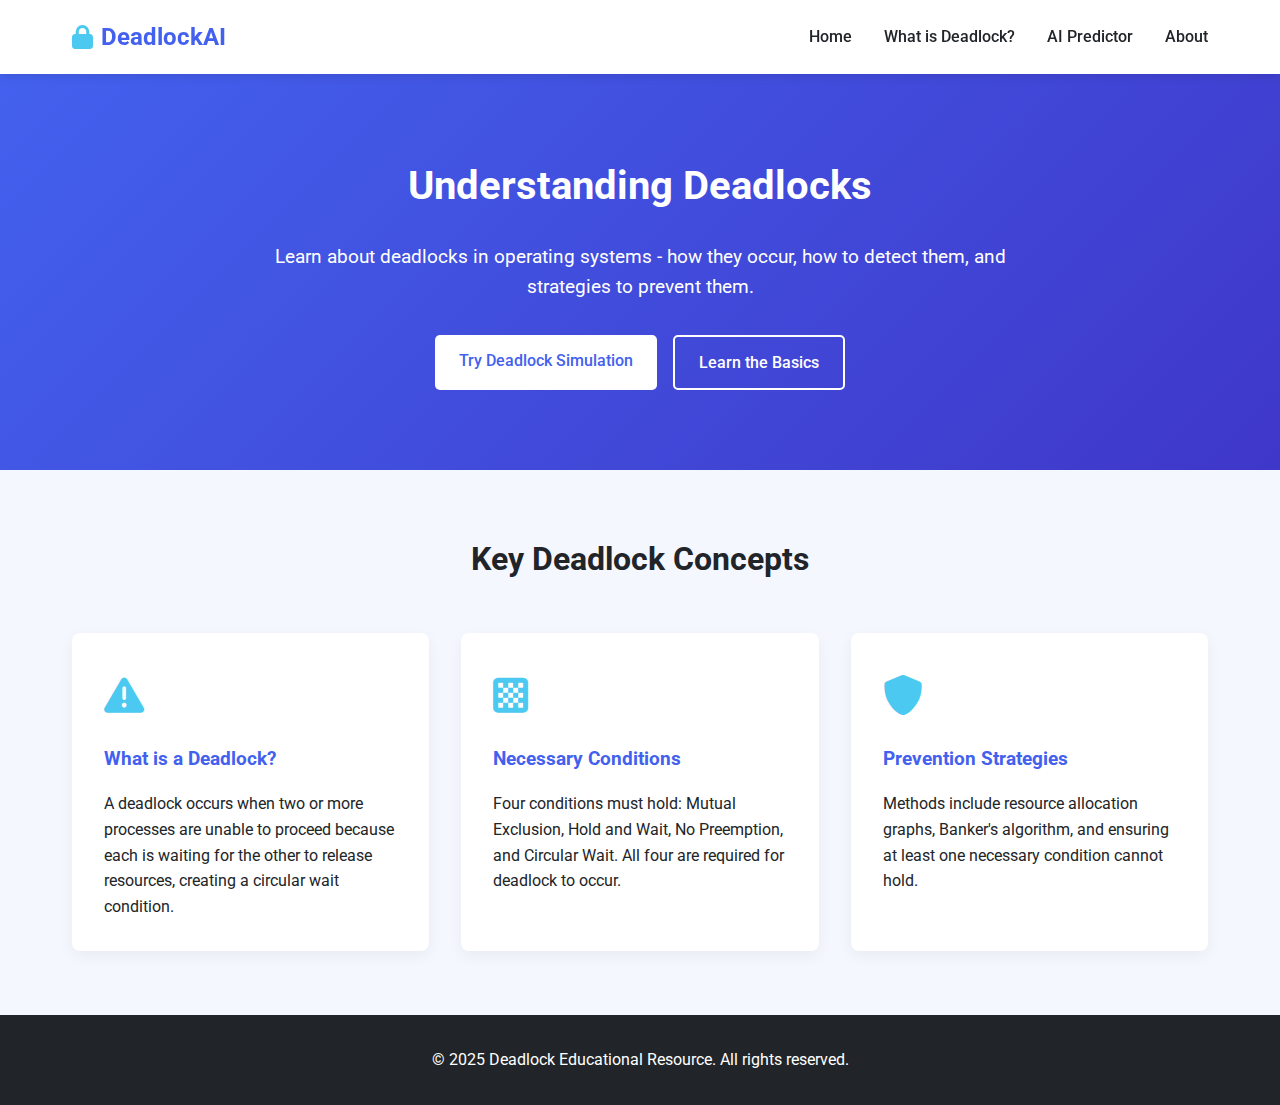
<file: templates/index.html>
<!DOCTYPE html>
<html lang="en">
<head>
    <meta charset="UTF-8">
    <meta name="viewport" content="width=device-width, initial-scale=1.0">
    <title>AI-Powered Deadlock Detection</title>
    <link href="https://fonts.googleapis.com/css2?family=Roboto:wght@300;400;500;700&display=swap" rel="stylesheet">
    <link rel="stylesheet" href="https://cdnjs.cloudflare.com/ajax/libs/font-awesome/6.0.0-beta3/css/all.min.css">
    <style>
        :root {
            --primary-color: #4361ee;
            --secondary-color: #3f37c9;
            --accent-color: #4cc9f0;
            --light-color: #f8f9fa;
            --dark-color: #212529;
            --success-color: #4bb543;
            --warning-color: #fca311;
            --danger-color: #e63946;
        }
        
        * {
            margin: 0;
            padding: 0;
            box-sizing: border-box;
        }
        
        body {
            font-family: 'Roboto', sans-serif;
            line-height: 1.6;
            color: var(--dark-color);
            background-color: #f5f7ff;
        }
        
        header {
            background-color: white;
            box-shadow: 0 2px 10px rgba(0, 0, 0, 0.1);
            position: sticky;
            top: 0;
            z-index: 100;
        }
        
        nav {
            max-width: 1200px;
            margin: 0 auto;
            padding: 1rem 2rem;
            display: flex;
            justify-content: space-between;
            align-items: center;
        }
        
        .logo {
            display: flex;
            align-items: center;
            font-weight: 700;
            font-size: 1.5rem;
            color: var(--primary-color);
        }
        
        .logo i {
            margin-right: 0.5rem;
            color: var(--accent-color);
        }
        
        .nav-links {
            display: flex;
            gap: 2rem;
        }
        
        .nav-links a {
            text-decoration: none;
            color: var(--dark-color);
            font-weight: 500;
            transition: color 0.3s;
            padding: 0.5rem 0;
            position: relative;
        }
        
        .nav-links a:hover {
            color: var(--primary-color);
        }
        
        .nav-links a::after {
            content: '';
            position: absolute;
            bottom: 0;
            left: 0;
            width: 0;
            height: 2px;
            background-color: var(--primary-color);
            transition: width 0.3s;
        }
        
        .nav-links a:hover::after {
            width: 100%;
        }
        
        .hero {
            background: linear-gradient(135deg, var(--primary-color), var(--secondary-color));
            color: white;
            padding: 5rem 2rem;
            text-align: center;
        }
        
        .hero h1 {
            font-size: 2.5rem;
            margin-bottom: 1.5rem;
            font-weight: 700;
        }
        
        .hero p {
            font-size: 1.2rem;
            max-width: 800px;
            margin: 0 auto 2rem;
        }
        
        .cta-buttons {
            display: flex;
            justify-content: center;
            gap: 1rem;
            margin-top: 2rem;
        }
        
        .btn {
            display: inline-block;
            padding: 0.8rem 1.5rem;
            border-radius: 5px;
            font-weight: 500;
            text-decoration: none;
            transition: all 0.3s;
            cursor: pointer;
        }
        
        .btn-primary {
            background-color: white;
            color: var(--primary-color);
        }
        
        .btn-primary:hover {
            background-color: rgba(255, 255, 255, 0.9);
            transform: translateY(-2px);
        }
        
        .btn-outline {
            border: 2px solid white;
            color: white;
        }
        
        .btn-outline:hover {
            background-color: rgba(255, 255, 255, 0.1);
            transform: translateY(-2px);
        }
        
        .concepts {
            max-width: 1200px;
            margin: 4rem auto;
            padding: 0 2rem;
        }
        
        .concepts h2 {
            text-align: center;
            margin-bottom: 3rem;
            font-size: 2rem;
            color: var(--dark-color);
        }
        
        .concepts-grid {
            display: grid;
            grid-template-columns: repeat(auto-fit, minmax(300px, 1fr));
            gap: 2rem;
        }
        
        .concept-card {
            background-color: white;
            border-radius: 8px;
            padding: 2rem;
            box-shadow: 0 5px 15px rgba(0, 0, 0, 0.05);
            transition: transform 0.3s, box-shadow 0.3s;
        }
        
        .concept-card:hover {
            transform: translateY(-5px);
            box-shadow: 0 10px 25px rgba(0, 0, 0, 0.1);
        }
        
        .concept-icon {
            font-size: 2.5rem;
            color: var(--accent-color);
            margin-bottom: 1rem;
        }
        
        .concept-card h3 {
            margin-bottom: 1rem;
            color: var(--primary-color);
        }
        
        footer {
            background-color: var(--dark-color);
            color: white;
            text-align: center;
            padding: 2rem;
            margin-top: 3rem;
        }
        
        @media (max-width: 768px) {
            .nav-links {
                gap: 1rem;
            }
            
            .hero h1 {
                font-size: 2rem;
            }
            
            .cta-buttons {
                flex-direction: column;
                align-items: center;
            }
            
            .btn {
                width: 100%;
                max-width: 300px;
            }
        }
    </style>
</head>
<body>
    <header>
        <nav>
            <div class="logo">
                <i class="fas fa-lock"></i>
                <span>DeadlockAI</span>
            </div>
            <div class="nav-links">
                <a href="/">Home</a>
                <a href="/deadlock">What is Deadlock?</a>
                <a href="/predictor">AI Predictor</a>
                <a href="/about">About</a>
            </div>
        </nav>
    </header>

    <section class="hero">
        <h1>Understanding Deadlocks</h1>
        <p>Learn about deadlocks in operating systems - how they occur, how to detect them, and strategies to prevent them.</p>
        <div class="cta-buttons">
            <a href="/predictor" class="btn btn-primary">Try Deadlock Simulation</a>
            <a href="/deadlock" class="btn btn-outline">Learn the Basics</a>
        </div>
    </section>

    <section class="concepts">
        <h2>Key Deadlock Concepts</h2>
        <div class="concepts-grid">
            <div class="concept-card">
                <div class="concept-icon">
                    <i class="fas fa-exclamation-triangle"></i>
                </div>
                <h3>What is a Deadlock?</h3>
                <p>A deadlock occurs when two or more processes are unable to proceed because each is waiting for the other to release resources, creating a circular wait condition.</p>
            </div>
            <div class="concept-card">
                <div class="concept-icon">
                    <i class="fas fa-chess-board"></i>
                </div>
                <h3>Necessary Conditions</h3>
                <p>Four conditions must hold: Mutual Exclusion, Hold and Wait, No Preemption, and Circular Wait. All four are required for deadlock to occur.</p>
            </div>
            <div class="concept-card">
                <div class="concept-icon">
                    <i class="fas fa-shield-alt"></i>
                </div>
                <h3>Prevention Strategies</h3>
                <p>Methods include resource allocation graphs, Banker's algorithm, and ensuring at least one necessary condition cannot hold.</p>
            </div>
        </div>
    </section>

    <footer>
        <p>&copy; 2025 Deadlock Educational Resource. All rights reserved.</p>
    </footer>
</body>
</html>
</file>
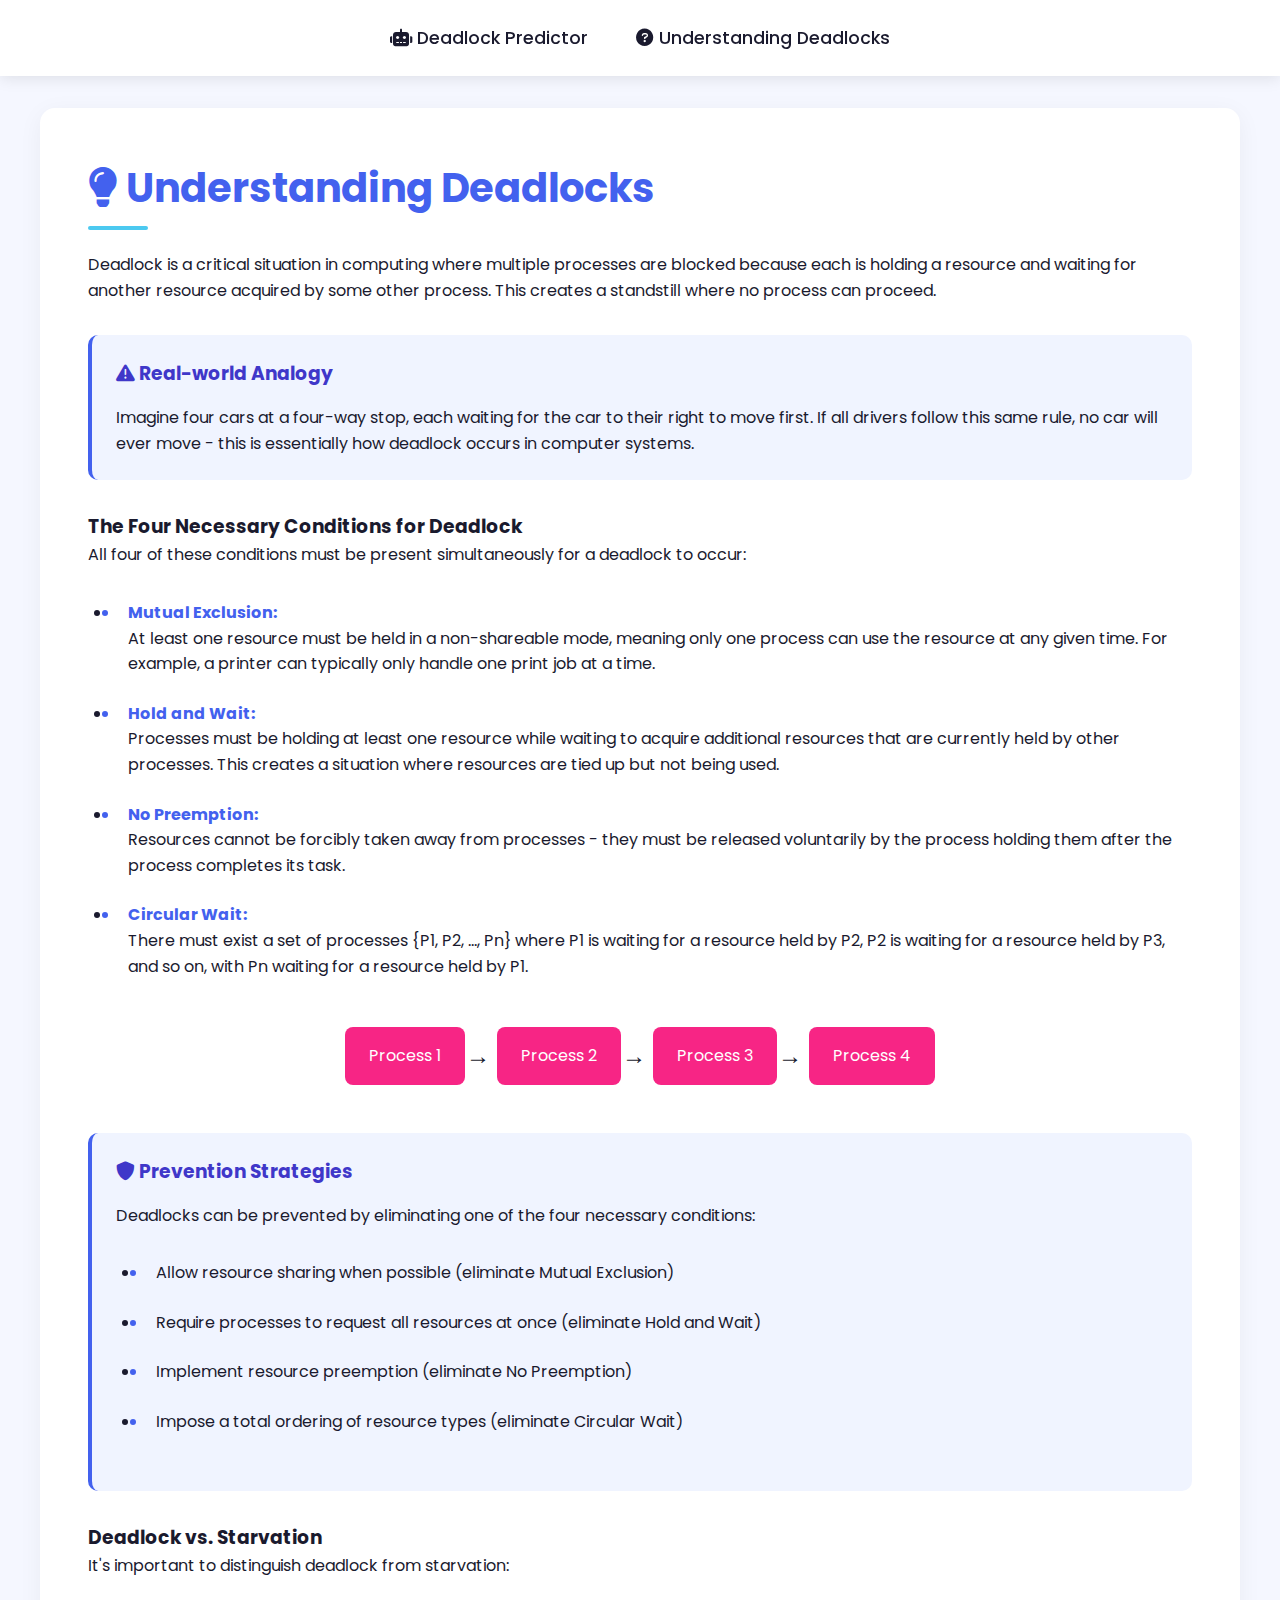
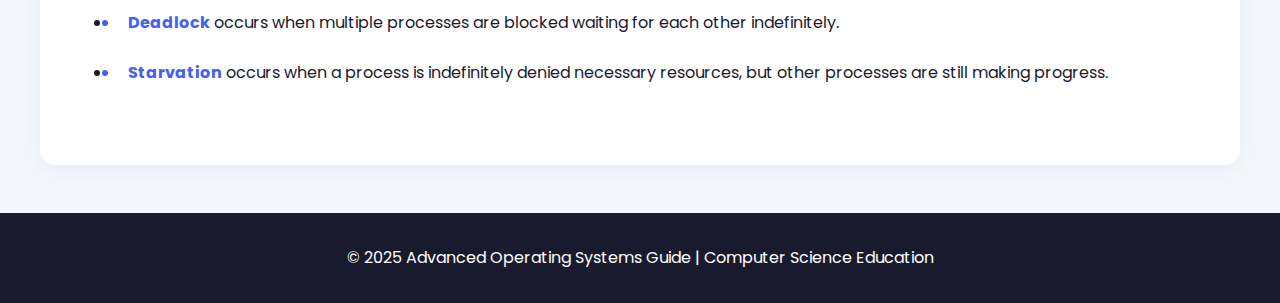
<file: templates/deadlock.html>
<!DOCTYPE html>
<html lang="en">
<head>
    <meta charset="UTF-8">
    <meta name="viewport" content="width=device-width, initial-scale=1.0">
    <title>Understanding Deadlocks | Comprehensive Guide</title>
    <link href="https://fonts.googleapis.com/css2?family=Poppins:wght@300;400;500;600;700&display=swap" rel="stylesheet">
    <link rel="stylesheet" href="https://cdnjs.cloudflare.com/ajax/libs/font-awesome/6.0.0/css/all.min.css">
    <style>
        :root {
            --primary: #4361ee;
            --primary-light: #4895ef;
            --secondary: #3f37c9;
            --danger: #f72585;
            --success: #4cc9f0;
            --dark: #1a1a2e;
            --light: #f8f9fa;
            --gray: #6c757d;
        }
        
        * {
            margin: 0;
            padding: 0;
            box-sizing: border-box;
        }
        
        body {
            font-family: 'Poppins', sans-serif;
            background-color: #f5f7ff;
            color: var(--dark);
            line-height: 1.6;
        }
        
        /* Navigation */
        nav {
            background-color: white;
            box-shadow: 0 2px 15px rgba(0, 0, 0, 0.1);
            padding: 1.5rem 5%;
            position: sticky;
            top: 0;
            z-index: 100;
        }
        
        nav ul {
            display: flex;
            list-style: none;
            justify-content: center;
            gap: 3rem;
        }
        
        nav a {
            text-decoration: none;
            color: var(--dark);
            font-weight: 500;
            font-size: 1.1rem;
            position: relative;
            transition: color 0.3s;
        }
        
        nav a:hover {
            color: var(--primary);
        }
        
        nav a::after {
            content: '';
            position: absolute;
            bottom: -5px;
            left: 0;
            width: 0;
            height: 2px;
            background-color: var(--primary);
            transition: width 0.3s;
        }
        
        nav a:hover::after {
            width: 100%;
        }
        
        /* Main Sections */
        section {
            padding: 4rem 5%;
            max-width: 1200px;
            margin: 0 auto;
        }
        
        h2 {
            font-size: 2.5rem;
            margin-bottom: 2rem;
            color: var(--primary);
            position: relative;
            display: inline-block;
        }
        
        h2::after {
            content: '';
            position: absolute;
            bottom: -10px;
            left: 0;
            width: 60px;
            height: 4px;
            background-color: var(--success);
            border-radius: 2px;
        }
        
        /* Explanation Section */
        #why-deadlock {
            background-color: white;
            border-radius: 15px;
            box-shadow: 0 5px 25px rgba(0, 0, 0, 0.05);
            margin: 2rem auto;
            padding: 3rem;
        }
        
        #why-deadlock ul {
            margin: 2rem 0;
            padding-left: 1.5rem;
        }
        
        #why-deadlock li {
            margin-bottom: 1.5rem;
            padding-left: 1rem;
            position: relative;
        }
        
        #why-deadlock li::before {
            content: '';
            position: absolute;
            left: -10px;
            top: 10px;
            width: 6px;
            height: 6px;
            background-color: var(--primary);
            border-radius: 50%;
        }
        
        #why-deadlock strong {
            color: var(--primary);
        }
        
        .info-card {
            background-color: #f0f4ff;
            border-radius: 10px;
            padding: 1.5rem;
            margin: 2rem 0;
            border-left: 4px solid var(--primary);
        }
        
        .info-card h3 {
            color: var(--secondary);
            margin-bottom: 1rem;
        }
        
        /* Visualization Section */
        .visualization {
            display: flex;
            justify-content: center;
            margin: 3rem 0;
        }
        
        .process {
            background-color: var(--primary-light);
            color: white;
            padding: 1rem 1.5rem;
            border-radius: 8px;
            margin: 0 1rem;
            position: relative;
            text-align: center;
            min-width: 120px;
        }
        
        .process::after {
            content: '→';
            position: absolute;
            right: -25px;
            top: 50%;
            transform: translateY(-50%);
            color: var(--dark);
            font-size: 1.5rem;
        }
        
        .process:last-child::after {
            display: none;
        }
        
        .process.waiting {
            background-color: var(--danger);
        }
        
        /* Footer */
        footer {
            background-color: var(--dark);
            color: white;
            text-align: center;
            padding: 2rem;
            margin-top: 3rem;
        }
        
        /* Responsive Design */
        @media (max-width: 768px) {
            nav ul {
                gap: 1.5rem;
            }
            
            section {
                padding: 3rem 1.5rem;
            }
            
            h2 {
                font-size: 2rem;
            }
            
            .visualization {
                flex-direction: column;
                align-items: center;
            }
            
            .process {
                margin: 0.5rem 0;
            }
            
            .process::after {
                content: '↓';
                right: 50%;
                top: auto;
                bottom: -25px;
                transform: translateX(50%);
            }
        }
    </style>
</head>
<body>
    <!-- Navigation -->
    <nav>
        <ul>
            <li><a href="/predictor"><i class="fas fa-robot"></i> Deadlock Predictor</a></li>
            <li><a href="#why-deadlock"><i class="fas fa-question-circle"></i> Understanding Deadlocks</a></li>
        </ul>
    </nav>

    <!-- Explanation Section -->
    <section id="why-deadlock">
        <h2><i class="fas fa-lightbulb"></i> Understanding Deadlocks</h2>
        
        <p>Deadlock is a critical situation in computing where multiple processes are blocked because each is holding a resource and waiting for another resource acquired by some other process. This creates a standstill where no process can proceed.</p>
        
        <div class="info-card">
            <h3><i class="fas fa-exclamation-triangle"></i> Real-world Analogy</h3>
            <p>Imagine four cars at a four-way stop, each waiting for the car to their right to move first. If all drivers follow this same rule, no car will ever move - this is essentially how deadlock occurs in computer systems.</p>
        </div>
        
        <h3>The Four Necessary Conditions for Deadlock</h3>
        <p>All four of these conditions must be present simultaneously for a deadlock to occur:</p>

        <ul>
            <li>
                <strong>Mutual Exclusion:</strong> 
                <p>At least one resource must be held in a non-shareable mode, meaning only one process can use the resource at any given time. For example, a printer can typically only handle one print job at a time.</p>
            </li>
            
            <li>
                <strong>Hold and Wait:</strong>
                <p>Processes must be holding at least one resource while waiting to acquire additional resources that are currently held by other processes. This creates a situation where resources are tied up but not being used.</p>
            </li>
            
            <li>
                <strong>No Preemption:</strong>
                <p>Resources cannot be forcibly taken away from processes - they must be released voluntarily by the process holding them after the process completes its task.</p>
            </li>
            
            <li>
                <strong>Circular Wait:</strong>
                <p>There must exist a set of processes {P1, P2, ..., Pn} where P1 is waiting for a resource held by P2, P2 is waiting for a resource held by P3, and so on, with Pn waiting for a resource held by P1.</p>
            </li>
        </ul>

        <div class="visualization">
            <div class="process waiting">Process 1</div>
            <div class="process waiting">Process 2</div>
            <div class="process waiting">Process 3</div>
            <div class="process waiting">Process 4</div>
        </div>
        
        <div class="info-card">
            <h3><i class="fas fa-shield-alt"></i> Prevention Strategies</h3>
            <p>Deadlocks can be prevented by eliminating one of the four necessary conditions:</p>
            <ul>
                <li>Allow resource sharing when possible (eliminate Mutual Exclusion)</li>
                <li>Require processes to request all resources at once (eliminate Hold and Wait)</li>
                <li>Implement resource preemption (eliminate No Preemption)</li>
                <li>Impose a total ordering of resource types (eliminate Circular Wait)</li>
            </ul>
        </div>
        
        <h3>Deadlock vs. Starvation</h3>
        <p>It's important to distinguish deadlock from starvation:</p>
        <ul>
            <li><strong>Deadlock</strong> occurs when multiple processes are blocked waiting for each other indefinitely.</li>
            <li><strong>Starvation</strong> occurs when a process is indefinitely denied necessary resources, but other processes are still making progress.</li>
        </ul>
    </section>

    <!-- Footer -->
    <footer>
        <p>&copy; 2025 Advanced Operating Systems Guide | Computer Science Education</p>
    </footer>
</body>
</html>
</file>
